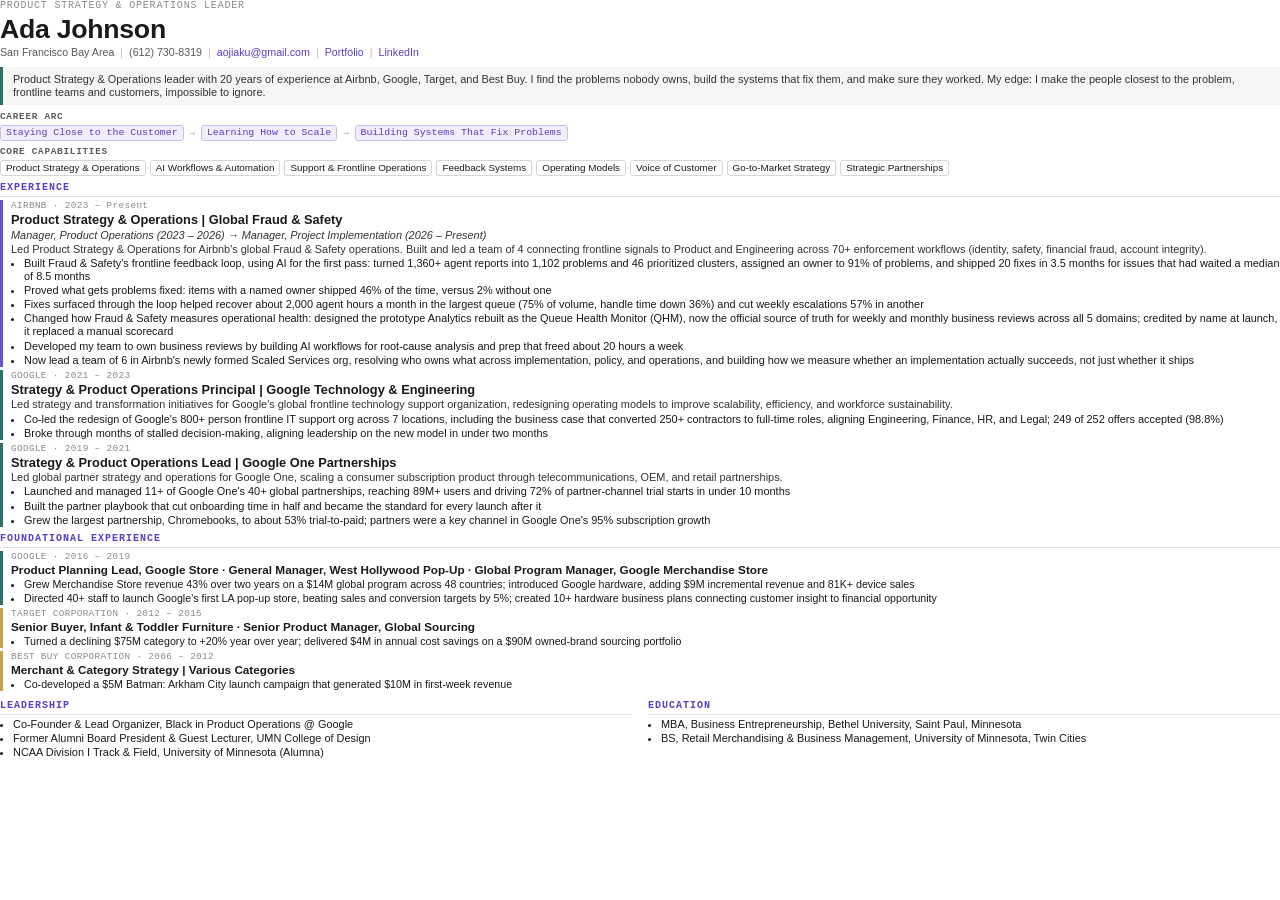
<file: resume/resume-source.html>
<!doctype html>
<html lang="en">
<head>
<meta charset="utf-8">
<title>Ada Johnson Resume</title>
<style>
  @page { size: Letter; margin: 0.3in 0.4in; }
  :root { --ink:#1a1a1a; --muted:#5a5a5a; --faint:#8a8a8a; --accent:#5b3fc4; --chip:#f1edfb; --chipb:#c9bdf0;
          --airbnb:#6b4fd6; --google:#2f6f6a; --retail:#c9a24a; --box:#f6f6f4; }
  * { box-sizing:border-box; }
  body { margin:0; font-family: "Helvetica Neue", Helvetica, Arial, sans-serif; color:var(--ink); font-size:8.2pt; line-height:1.2; background:#fff; }
  .eyebrow { font-family: "Courier New", monospace; letter-spacing:.08em; color:var(--faint); font-size:7.5pt; }
  h1 { font-size:20pt; margin:1px 0 1px; letter-spacing:-.01em; }
  .contact { color:var(--muted); font-size:8pt; }
  .contact a { color:var(--accent); text-decoration:none; }
  .contact span.sep { color:#bbb; margin:0 6px; }
  .summary { background:var(--box); border-left:3px solid var(--google); padding:6px 10px; margin:8px 0 6px; color:#333; }
  .label { font-family:"Courier New", monospace; font-size:7pt; letter-spacing:.08em; color:var(--muted); font-weight:bold; margin:5px 0 3px; }
  .chips { display:flex; flex-wrap:wrap; gap:4px; align-items:center; }
  .chip { border:1px solid #d6d6d6; border-radius:3px; padding:1px 5px; font-size:7.4pt; }
  .arc .chip { background:var(--chip); border-color:var(--chipb); color:var(--accent); font-family:"Courier New", monospace; }
  .arrow { color:var(--faint); font-size:7pt; }
  .section { font-family:"Courier New", monospace; font-size:7.5pt; letter-spacing:.1em; color:var(--accent); font-weight:bold; border-bottom:1px solid #e3e3e3; padding-bottom:2px; margin:6px 0 3px; }
  .role { border-left:3px solid var(--google); padding-left:8px; margin-bottom:3px; }
  .role.airbnb { border-color:var(--airbnb); } .role.retail { border-color:var(--retail); }
  .meta { font-family:"Courier New", monospace; font-size:7pt; color:var(--faint); letter-spacing:.04em; }
  .title { font-weight:bold; font-size:9.6pt; margin:1px 0; }
  .desc { color:#333; margin:1px 0 1px; }
  ul { margin:1px 0 0; padding-left:13px; }
  li { margin:0 0 1px; }
  .found .title { font-size:8.8pt; }
  .found .desc, .found li { font-size:8pt; }
  .plain { padding-left:13px; margin:0; }
</style>
</head>
<body>
<div class="eyebrow">PRODUCT STRATEGY &amp; OPERATIONS LEADER</div>
<h1>Ada Johnson</h1>
<div class="contact">San Francisco Bay Area<span class="sep">|</span>(612) 730-8319<span class="sep">|</span><a href="mailto:aojiaku@gmail.com">aojiaku@gmail.com</a><span class="sep">|</span><a href="https://adaj-portfolio.vercel.app/">Portfolio</a><span class="sep">|</span><a href="https://www.linkedin.com/in/adajohnson-sf/">LinkedIn</a></div>

<div class="summary">Product Strategy &amp; Operations leader with 20 years of experience at Airbnb, Google, Target, and Best Buy. I find the problems nobody owns, build the systems that fix them, and make sure they worked. My edge: I make the people closest to the problem, frontline teams and customers, impossible to ignore.</div>

<div class="label">CAREER ARC</div>
<div class="chips arc"><span class="chip">Staying Close to the Customer</span><span class="arrow">→</span><span class="chip">Learning How to Scale</span><span class="arrow">→</span><span class="chip">Building Systems That Fix Problems</span></div>

<div class="label">CORE CAPABILITIES</div>
<div class="chips"><span class="chip">Product Strategy &amp; Operations</span><span class="chip">AI Workflows &amp; Automation</span><span class="chip">Support &amp; Frontline Operations</span><span class="chip">Feedback Systems</span><span class="chip">Operating Models</span><span class="chip">Voice of Customer</span><span class="chip">Go-to-Market Strategy</span><span class="chip">Strategic Partnerships</span></div>

<div class="section">EXPERIENCE</div>

<div class="role airbnb">
  <div class="meta">AIRBNB · 2023 – Present</div>
  <div class="title">Product Strategy &amp; Operations | Global Fraud &amp; Safety</div>
  <div class="desc"><em>Manager, Product Operations (2023 – 2026) → Manager, Project Implementation (2026 – Present)</em></div>
  <div class="desc">Led Product Strategy &amp; Operations for Airbnb's global Fraud &amp; Safety operations. Built and led a team of 4 connecting frontline signals to Product and Engineering across 70+ enforcement workflows (identity, safety, financial fraud, account integrity).</div>
  <ul>
    <li>Built Fraud &amp; Safety's frontline feedback loop, using AI for the first pass: turned 1,360+ agent reports into 1,102 problems and 46 prioritized clusters, assigned an owner to 91% of problems, and shipped 20 fixes in 3.5 months for issues that had waited a median of 8.5 months</li>
    <li>Proved what gets problems fixed: items with a named owner shipped 46% of the time, versus 2% without one</li>
    <li>Fixes surfaced through the loop helped recover about 2,000 agent hours a month in the largest queue (75% of volume, handle time down 36%) and cut weekly escalations 57% in another</li>
    <li>Changed how Fraud &amp; Safety measures operational health: designed the prototype Analytics rebuilt as the Queue Health Monitor (QHM), now the official source of truth for weekly and monthly business reviews across all 5 domains; credited by name at launch, it replaced a manual scorecard</li>
    <li>Developed my team to own business reviews by building AI workflows for root-cause analysis and prep that freed about 20 hours a week</li>
    <li>Now lead a team of 6 in Airbnb's newly formed Scaled Services org, resolving who owns what across implementation, policy, and operations, and building how we measure whether an implementation actually succeeds, not just whether it ships</li>
  </ul>
</div>

<div class="role">
  <div class="meta">GOOGLE · 2021 – 2023</div>
  <div class="title">Strategy &amp; Product Operations Principal | Google Technology &amp; Engineering</div>
  <div class="desc">Led strategy and transformation initiatives for Google's global frontline technology support organization, redesigning operating models to improve scalability, efficiency, and workforce sustainability.</div>
  <ul>
    <li>Co-led the redesign of Google's 800+ person frontline IT support org across 7 locations, including the business case that converted 250+ contractors to full-time roles, aligning Engineering, Finance, HR, and Legal; 249 of 252 offers accepted (98.8%)</li>
    <li>Broke through months of stalled decision-making, aligning leadership on the new model in under two months</li>
  </ul>
</div>

<div class="role">
  <div class="meta">GOOGLE · 2019 – 2021</div>
  <div class="title">Strategy &amp; Product Operations Lead | Google One Partnerships</div>
  <div class="desc">Led global partner strategy and operations for Google One, scaling a consumer subscription product through telecommunications, OEM, and retail partnerships.</div>
  <ul>
    <li>Launched and managed 11+ of Google One's 40+ global partnerships, reaching 89M+ users and driving 72% of partner-channel trial starts in under 10 months</li>
    <li>Built the partner playbook that cut onboarding time in half and became the standard for every launch after it</li>
    <li>Grew the largest partnership, Chromebooks, to about 53% trial-to-paid; partners were a key channel in Google One's 95% subscription growth</li>
  </ul>
</div>

<div class="section">FOUNDATIONAL EXPERIENCE</div>
<div class="found">
<div class="role">
  <div class="meta">GOOGLE · 2016 – 2019</div>
  <div class="title">Product Planning Lead, Google Store · General Manager, West Hollywood Pop-Up · Global Program Manager, Google Merchandise Store</div>
  <ul>
    <li>Grew Merchandise Store revenue 43% over two years on a $14M global program across 48 countries; introduced Google hardware, adding $9M incremental revenue and 81K+ device sales</li>
    <li>Directed 40+ staff to launch Google's first LA pop-up store, beating sales and conversion targets by 5%; created 10+ hardware business plans connecting customer insight to financial opportunity</li>
  </ul>
</div>
<div class="role retail">
  <div class="meta">TARGET CORPORATION · 2012 – 2015</div>
  <div class="title">Senior Buyer, Infant &amp; Toddler Furniture · Senior Product Manager, Global Sourcing</div>
  <ul>
    <li>Turned a declining $75M category to +20% year over year; delivered $4M in annual cost savings on a $90M owned-brand sourcing portfolio</li>
  </ul>
</div>
<div class="role retail">
  <div class="meta">BEST BUY CORPORATION · 2006 – 2012</div>
  <div class="title">Merchant &amp; Category Strategy | Various Categories</div>
  <ul>
    <li>Co-developed a $5M Batman: Arkham City launch campaign that generated $10M in first-week revenue</li>
  </ul>
</div>
</div>

<div style="display:grid;grid-template-columns:1fr 1fr;gap:16px">
<div><div class="section">LEADERSHIP</div>
<ul class="plain">
  <li>Co-Founder &amp; Lead Organizer, Black in Product Operations @ Google</li>
  <li>Former Alumni Board President &amp; Guest Lecturer, UMN College of Design</li>
  <li>NCAA Division I Track &amp; Field, University of Minnesota (Alumna)</li>
</ul>

</div><div><div class="section">EDUCATION</div>
<ul class="plain">
  <li>MBA, Business Entrepreneurship, Bethel University, Saint Paul, Minnesota</li>
  <li>BS, Retail Merchandising &amp; Business Management, University of Minnesota, Twin Cities</li>
</ul>
</div></div>
</body>
</html>
</file>
